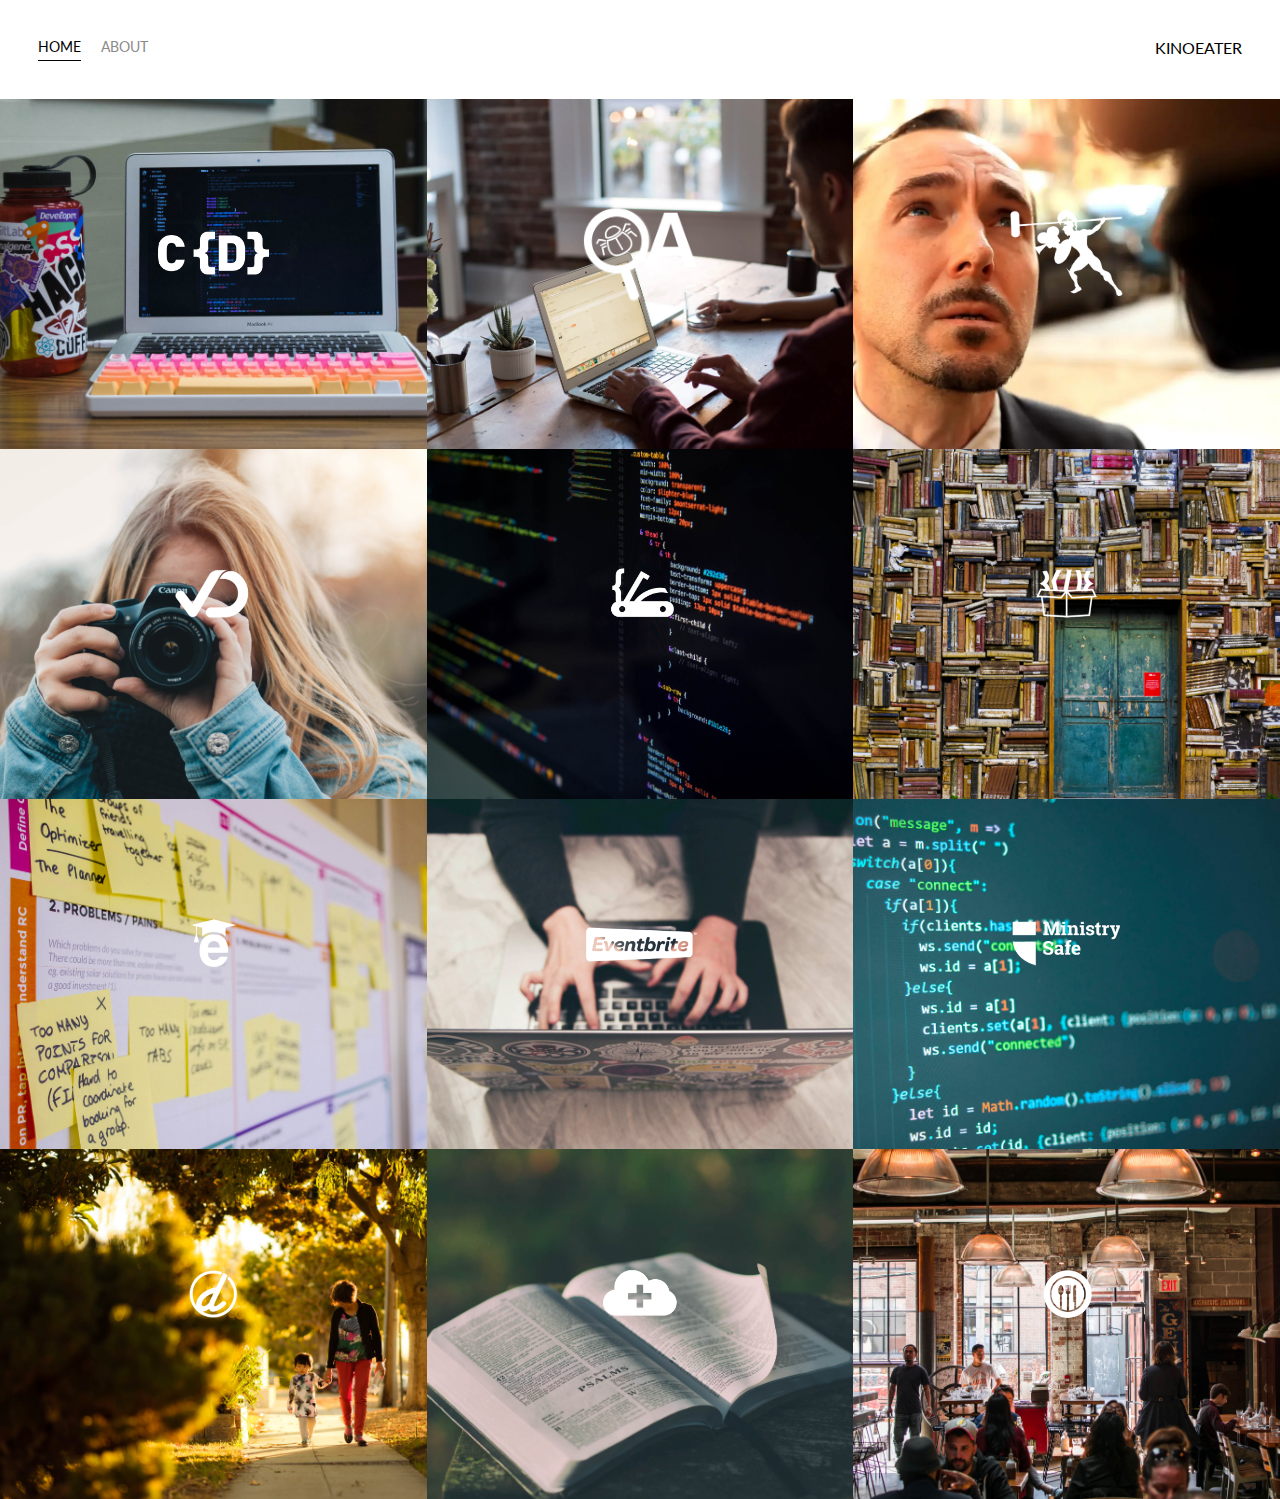
<file: index.html>
<!DOCTYPE html>
<html lang="en">
  <head>
    <meta charset="UTF-8" />
    <title>Home</title>
    <link
      href="https://fonts.googleapis.com/css?family=Lato&display=swap"
      rel="stylesheet"
    />
    <link rel="stylesheet" href="styles.css" />
  </head>

  <body>
    <div class="container">
      <div class="nav-wrapper">
        <div class="left-side">
          <div class="nav-link-wrapper active-nav-link">
            <a href="index.html"> Home </a>
          </div>
          <div class="nav-link-wrapper">
            <a href="about.html"> About </a>
          </div>
        </div>

        <div class="right-side">
          <div class="brand">
            KINOEATER
          </div>
        </div>
      </div>

      <div class="content-wrapper">
        <div class="portfolio-items-wrapper">
          <a class="portfolio-link" href="https://www.google.com/">
            <div class="portfolio-item-wrapper">
              <div
                class="portfolio-img-background"
                style="background-image:url(images/portfolio2.jpg)"
              ></div>
              <div class="img-text-wrapper">
                <div class="logo-wrapper">
                  <img src="images/logos/crondose.png" alt="" />
                </div>

                <div class="subtitle">Software Development</div>
              </div>
            </div>
          </a>
          <a class="portfolio-link" href="https://www.facebook.com/">
          <div class="portfolio-item-wrapper">
            <div
              class="portfolio-img-background"
              style="background-image:url(images/portfolio4.jpg)"
            ></div>
            <div class="img-text-wrapper">
              <div class="logo-wrapper">
                <img src="images/logos/QA.png" alt="" />
              </div>

              <div class="subtitle">Software Quality Assurance</div>
            </div>
          </div>
        </a>
          <div class="portfolio-item-wrapper">
            <div
              class="portfolio-img-background"
              style="background-image:url(images/portfolio13.jpg)"
            ></div>
            <div class="img-text-wrapper">
              <div class="logo-wrapper">
                <img src="images/logos/truva1.png" alt="" />
              </div>

              <div class="subtitle">My short Films</div>
            </div>
          </div>
          <div class="portfolio-item-wrapper">
            <div
              class="portfolio-img-background"
              style="background-image:url(images/photography1.jpg)"
            ></div>
            <div class="img-text-wrapper">
              <div class="logo-wrapper">
                <img src="images/logos/dashtrack.png" alt="" />
              </div>

              <div class="subtitle">That's my fourth portfolio webPage!</div>
            </div>
          </div>
          <div class="portfolio-item-wrapper">
            <div
              class="portfolio-img-background"
              style="background-image:url(images/portfolio5.jpg)"
            ></div>
            <div class="img-text-wrapper">
              <div class="logo-wrapper">
                <img src="images/logos/devcamp.png" alt="" />
              </div>

              <div class="subtitle">That's my fifth portfolio webPage!</div>
            </div>
          </div>
          <div class="portfolio-item-wrapper">
            <div
              class="portfolio-img-background"
              style="background-image:url(images/portfolio6.jpg)"
            ></div>
            <div class="img-text-wrapper">
              <div class="logo-wrapper">
                <img src="images/logos/devtrunk.png" alt="" />
              </div>

              <div class="subtitle">That's my sixth portfolio webPage!</div>
            </div>
          </div>

          <div class="portfolio-item-wrapper">
            <div
              class="portfolio-img-background"
              style="background-image:url(images/portfolio7.jpg)"
            ></div>
            <div class="img-text-wrapper">
              <div class="logo-wrapper">
                <img src="images/logos/edutechional.png" alt="" />
              </div>

              <div class="subtitle">That's my seventh portfolio webPage!</div>
            </div>
          </div>
          <div class="portfolio-item-wrapper">
            <div
              class="portfolio-img-background"
              style="background-image:url(images/portfolio8.jpg)"
            ></div>
            <div class="img-text-wrapper">
              <div class="logo-wrapper">
                <img src="images/logos/eventbrite.png" alt="" />
              </div>

              <div class="subtitle">That's my eighth portfolio webPage!</div>
            </div>
          </div>
          <div class="portfolio-item-wrapper">
            <div
              class="portfolio-img-background"
              style="background-image:url(images/portfolio9.jpg)"
            ></div>
            <div class="img-text-wrapper">
              <div class="logo-wrapper">
                <img src="images/logos/ministry-safe.png" alt="" />
              </div>

              <div class="subtitle">That's my ninth portfolio webPage!</div>
            </div>
          </div>
          <div class="portfolio-item-wrapper">
            <div
              class="portfolio-img-background"
              style="background-image:url(images/portfolio10.jpg)"
            ></div>
            <div class="img-text-wrapper">
              <div class="logo-wrapper">
                <img src="images/logos/open-devos.png" alt="" />
              </div>

              <div class="subtitle">That's my tenth portfolio webPage!</div>
            </div>
          </div>

          <div class="portfolio-item-wrapper">
            <div
              class="portfolio-img-background"
              style="background-image:url(images/portfolio11.jpg)"
            ></div>
            <div class="img-text-wrapper">
              <div class="logo-wrapper">
                <img src="images/logos/shop-hacker.png" alt="" />
              </div>

              <div class="subtitle">That's my eleventh portfolio webPage!</div>
            </div>
          </div>
          <div class="portfolio-item-wrapper">
            <div
              class="portfolio-img-background"
              style="background-image:url(images/portfolio12.jpg)"
            ></div>
            <div class="img-text-wrapper">
              <div class="logo-wrapper">
                <img src="images/logos/toastability.png" alt="" />
              </div>

              <div class="subtitle">That's my twelfth portfolio webPage!</div>
            </div>
          </div>
        </div>
      </div>
    </div>
  </body>
  <script>
    const portfolioItems = document.querySelectorAll(".portfolio-item-wrapper");

    portfolioItems.forEach(portfolioItem => {
      portfolioItem.addEventListener("mouseover", () => {
        portfolioItem.childNodes[1].classList.add("img-darken");
      });
      portfolioItem.addEventListener("mouseout", () => {
        portfolioItem.childNodes[1].classList.remove("img-darken");
      });
    });
  </script>
</html>
</file>
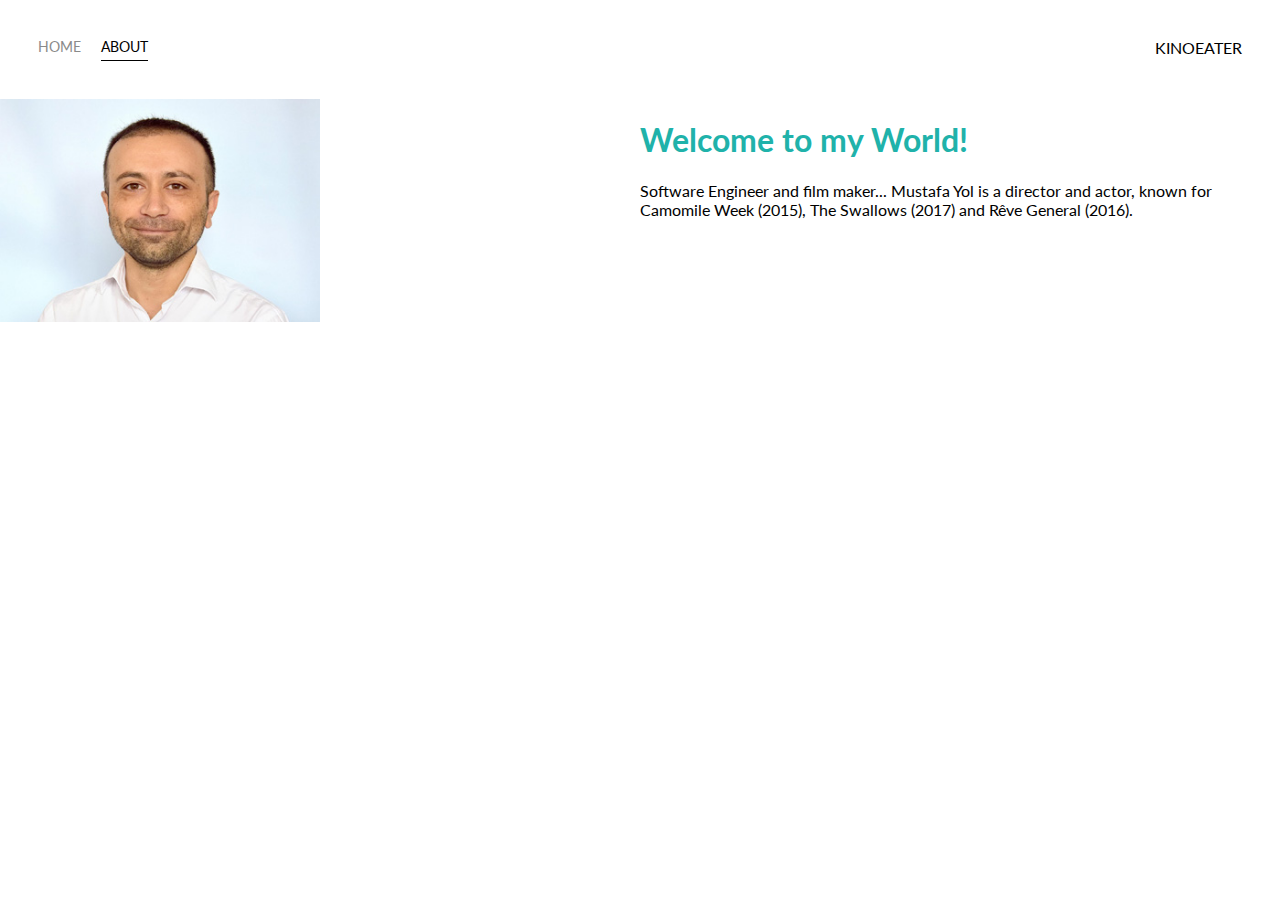
<file: about.html>
<!DOCTYPE html>
<html lang="en">

<head>
    <meta charset="UTF-8">
    <title>About</title>
    <link href="https://fonts.googleapis.com/css?family=Lato&display=swap" rel="stylesheet">
    <link rel="stylesheet" href="styles.css">
</head>

<body>
    <div class="container">
        <div class="nav-wrapper">
            <div class="left-side">
                <div class="nav-link-wrapper">
                    <a href="index.html"> Home </a>
                </div>
                <div class="nav-link-wrapper active-nav-link">
                    <a href="about.html"> About </a>
                </div>
            </div>

            <div class="right-side">
                <div class="brand">
                    KINOEATER
                </div>
            </div>
        </div>

        <div class="content-wrapper">
            <div class="two-column-wrapper">
                <div class="profile-image-wrapper">
                    <img src="images/profile.jpg" alt="">

                </div>
                <div class="profile-content-wrapper">

                    <h1>
                       Welcome to my World!

                    </h1>

                    <p>  Software Engineer and film maker...
                            Mustafa Yol is a director and actor, known for Camomile Week (2015), The Swallows (2017) and Rêve General (2016). </p>

                </div>

            </div>

        </div>

    </div>
</body>


</html>
</file>
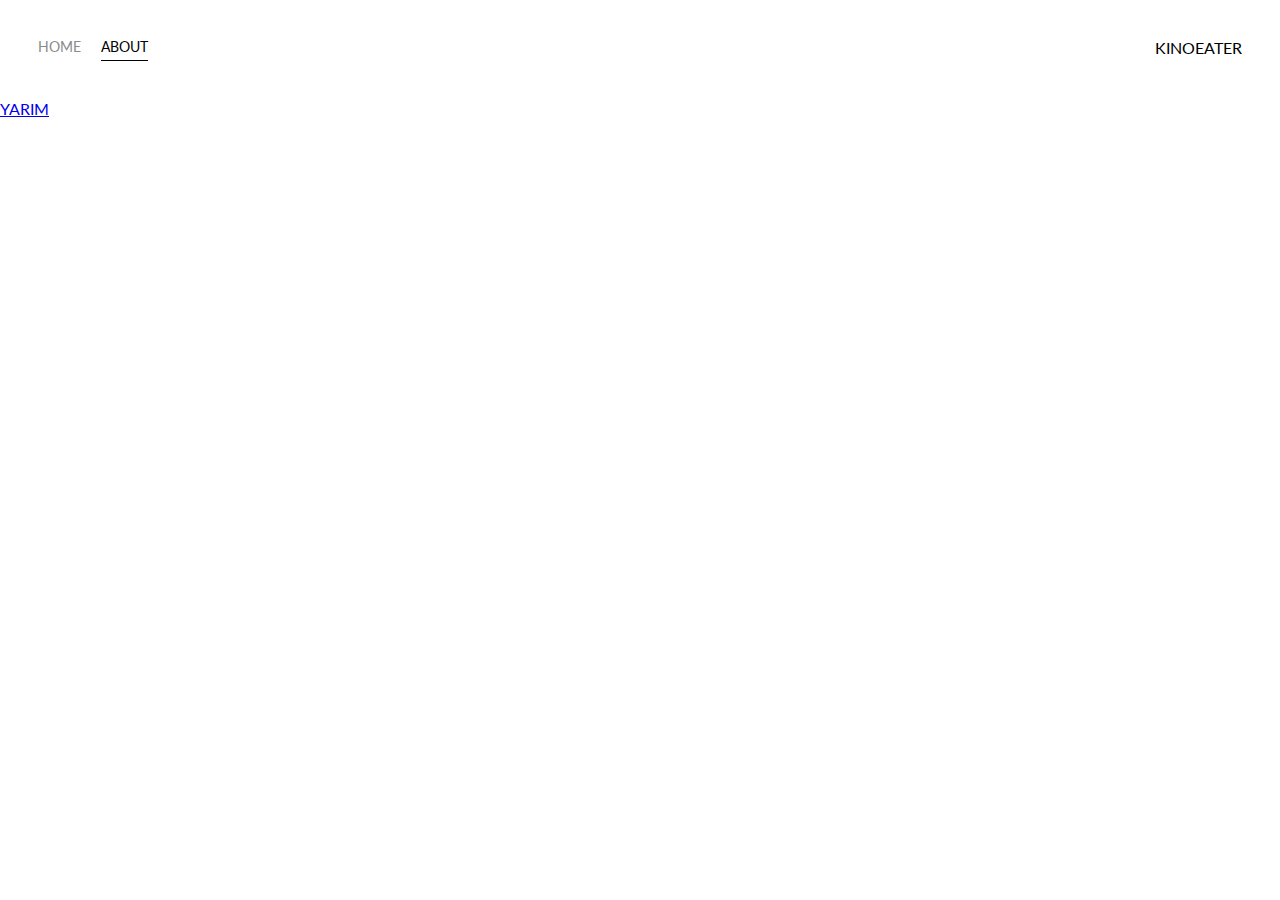
<file: shortfilms.html>
<!DOCTYPE html>
<html lang="en">

<head>
    <meta charset="UTF-8">
    <title>About</title>
    <link href="https://fonts.googleapis.com/css?family=Lato&display=swap" rel="stylesheet">
    <link rel="stylesheet" href="styles.css">
</head>

<body>
    <div class="container">
        <div class="nav-wrapper">
            <div class="left-side">
                <div class="nav-link-wrapper">
                    <a href="index.html"> Home </a>
                </div>
                <div class="nav-link-wrapper active-nav-link">
                    <a href="about.html"> About </a>
                </div>
            </div>

            <div class="right-side">
                <div class="brand">
                    KINOEATER
                </div>
            </div>
        </div>

        <div class="content-wrapper">
            <div class="three-column-wrapper">
                    <a class="short-film-link" href="https://www.google.com/">
                        <div class="film-img-item-wrapper">
                          <div class="film-img-background" style="background-image:url(images/yarim.jpg)" ></div>           
                          <div class="subtitle">YARIM</div> 
                        </div>
                      </a>

            </div>

        </div>

    </div>
</body>


</html>
</file>
<file: styles.css>
/* Master Styles */

body {
    font-family: "Lato",sans-serif;
    margin: 0px;
}

.container {
    display: grid;
    grid-template-columns: 1fr;
}


/* Nav Styles */

.nav-wrapper {
    display: flex;
    justify-content: space-between;
    padding: 38px;
}

.left-side {
    display: flex;
}

.nav-wrapper>.left-side>div {
    margin-right: 20px;
    font-size: 0.9em;
    text-transform: uppercase;
}

.nav-link-wrapper {
    height: 22px;
    border-bottom: 1px solid transparent;
    transition: border-bottom 0.5s;
}

.nav-link-wrapper a {
    color: #8a8a8a;
    text-decoration: none;
    transition: color 0.5s;
}

.nav-link-wrapper:hover {
    border-bottom: 1px solid black;
}

.nav-link-wrapper a:hover {
    color: black;
}

.active-nav-link {
    border-bottom: 1px solid black;

}

.active-nav-link a {
    color: black !important;

}


/* Portfolio Styles */

.portfolio-items-wrapper {
    display: grid;
    grid-template-columns: 1fr 1fr 1fr;
}

.portfolio-item-wrapper {
    position: relative;
}



.portfolio-img-background {
    height: 350px;
    width: 100%;
    background-size: cover;
    background-position: center;
    background-repeat: no-repeat;
}

.img-text-wrapper {

    position: absolute;
    top: 0;
    display: flex;
    flex-direction: column;
    justify-content: center;
    align-items: center;
    height: 100%;
    text-align: center;
    padding-left: 100px;
    padding-right: 100px;
}

.logo-wrapper img {
    width: 50%;
    margin-bottom: 20px;
}

.img-text-wrapper .subtitle {
    font-weight: 600;
    transition: 1s;
    color: transparent;
}

/*Needs to be more specific with selector */
.img-text-wrapper:hover .subtitle {
    font-weight: 600;
    color: lightseagreen;
}

.img-darken {
    transition: 1s;
    filter: brightness(10%)
}

/* About page */

.two-column-wrapper {

    display: grid;
    grid-template-columns: 1fr 1fr;
}

.profile-image-wrapper img {
    width: 50%;

}

.profile-content-wrapper h1 {

    color: lightseagreen;
}


.three-column-wrapper {

    display: grid;
    grid-template-columns: 1fr 1fr 1fr;
}
</file>
